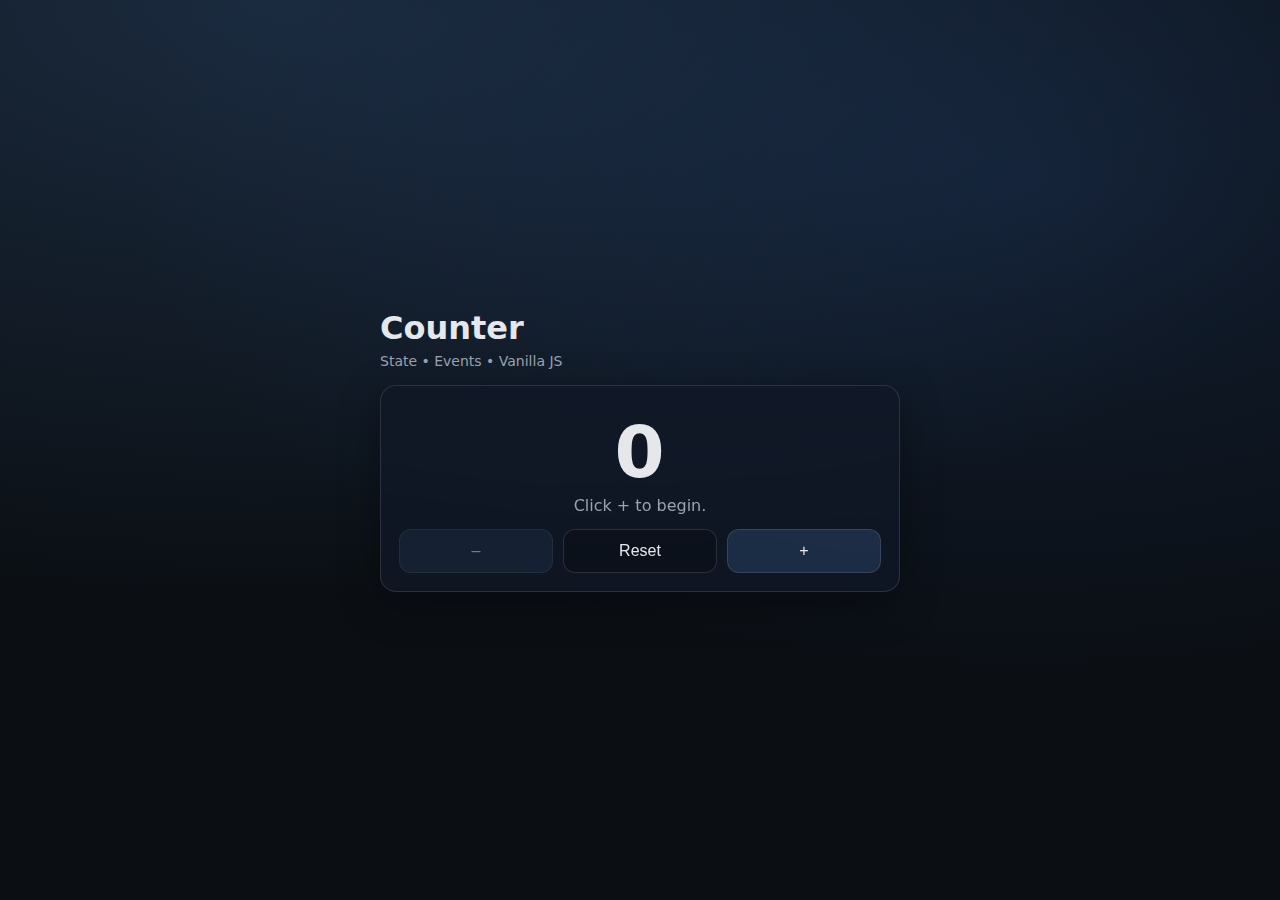
<file: 02-counter app/index.html>
<!doctype html>
<html lang="en">
<head>
  <meta charset="utf-8" />
  <meta name="viewport" content="width=device-width, initial-scale=1" />
  <title>Counter</title>
  <link rel="stylesheet" href="style.css" />
</head>
<body>
  <main class="app">
    <header class="header">
      <h1>Counter</h1>
      <p class="sub">State • Events • Vanilla JS</p>
    </header>

    <section class="card" aria-label="Counter controls">
      <div class="count" id="count" aria-live="polite">0</div>
      <p class="hint" id="hint">Click + to begin.</p>

      <div class="row">
        <button id="decBtn" type="button" aria-label="Decrease">–</button>
        <button id="resetBtn" type="button" class="ghost">Reset</button>
        <button id="incBtn" type="button" aria-label="Increase">+</button>
      </div>
    </section>
  </main>

  <script src="script.js"></script>
</body>
</html>
</file>
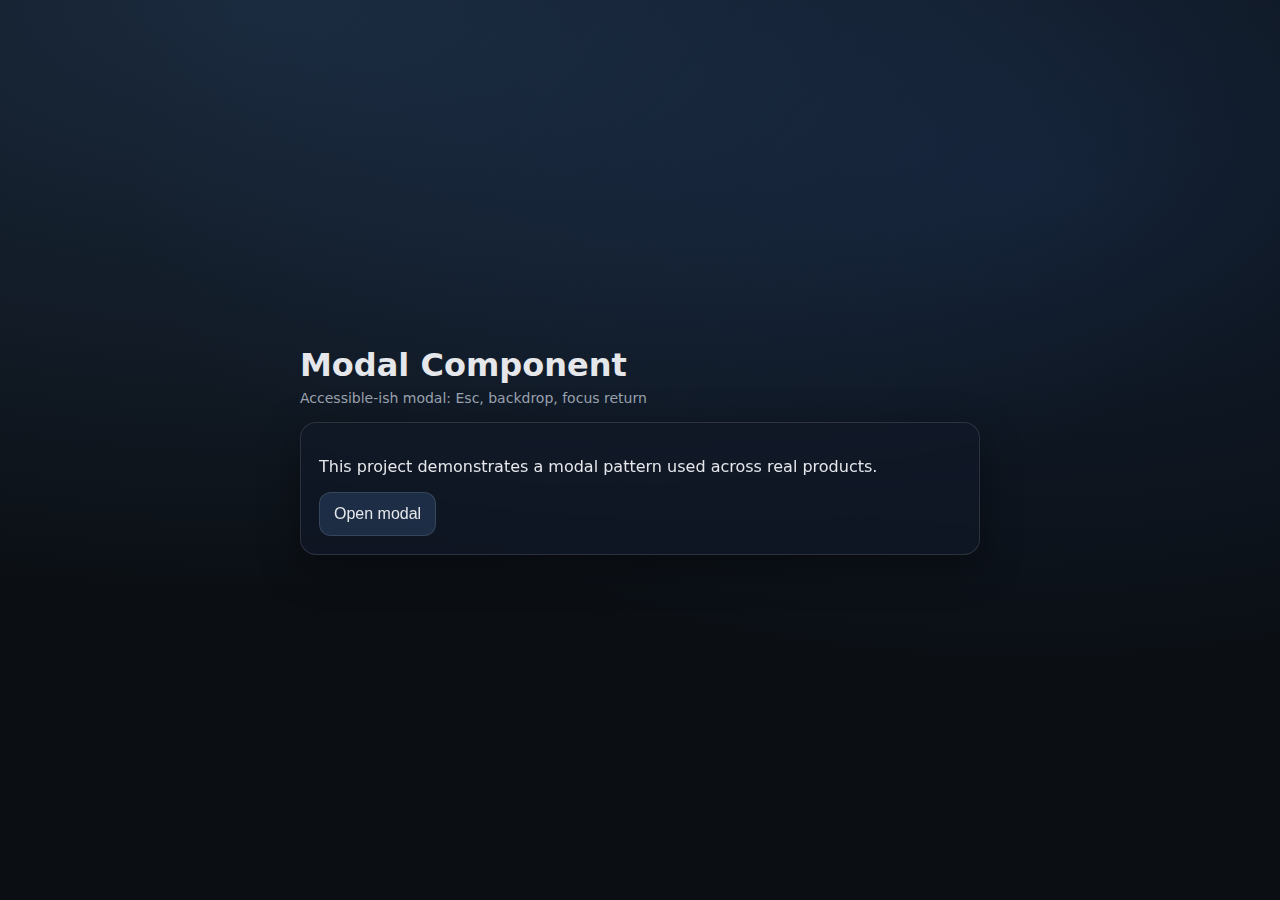
<file: 03-modal-component/index.html>
<!doctype html>
<html lang="en">
<head>
  <meta charset="utf-8" />
  <meta name="viewport" content="width=device-width, initial-scale=1" />
  <title>Modal Component</title>
  <link rel="stylesheet" href="style.css" />
</head>
<body>
  <main class="app">
    <header class="header">
      <h1>Modal Component</h1>
      <p class="sub">Accessible-ish modal: Esc, backdrop, focus return</p>
    </header>

    <section class="card">
      <p>
        This project demonstrates a modal pattern used across real products.
      </p>
      <button id="openModalBtn" type="button">Open modal</button>
    </section>
  </main>

  <!-- Backdrop + Modal -->
  <div id="backdrop" class="backdrop" hidden>
    <section
      id="modal"
      class="modal"
      role="dialog"
      aria-modal="true"
      aria-labelledby="modalTitle"
      aria-describedby="modalDesc"
      tabindex="-1"
    >
      <header class="modal-head">
        <h2 id="modalTitle">Confirm action</h2>
        <button id="closeModalBtn" class="icon-btn" type="button" aria-label="Close">✕</button>
      </header>

      <p id="modalDesc" class="modal-desc">
        This is a reusable modal. It closes on Esc, clicking outside, or the close button.
      </p>

      <div class="modal-actions">
        <button id="primaryBtn" type="button">Confirm</button>
        <button id="secondaryBtn" type="button" class="ghost">Cancel</button>
      </div>
    </section>
  </div>

  <script src="script.js"></script>
</body>
</html>
</file>
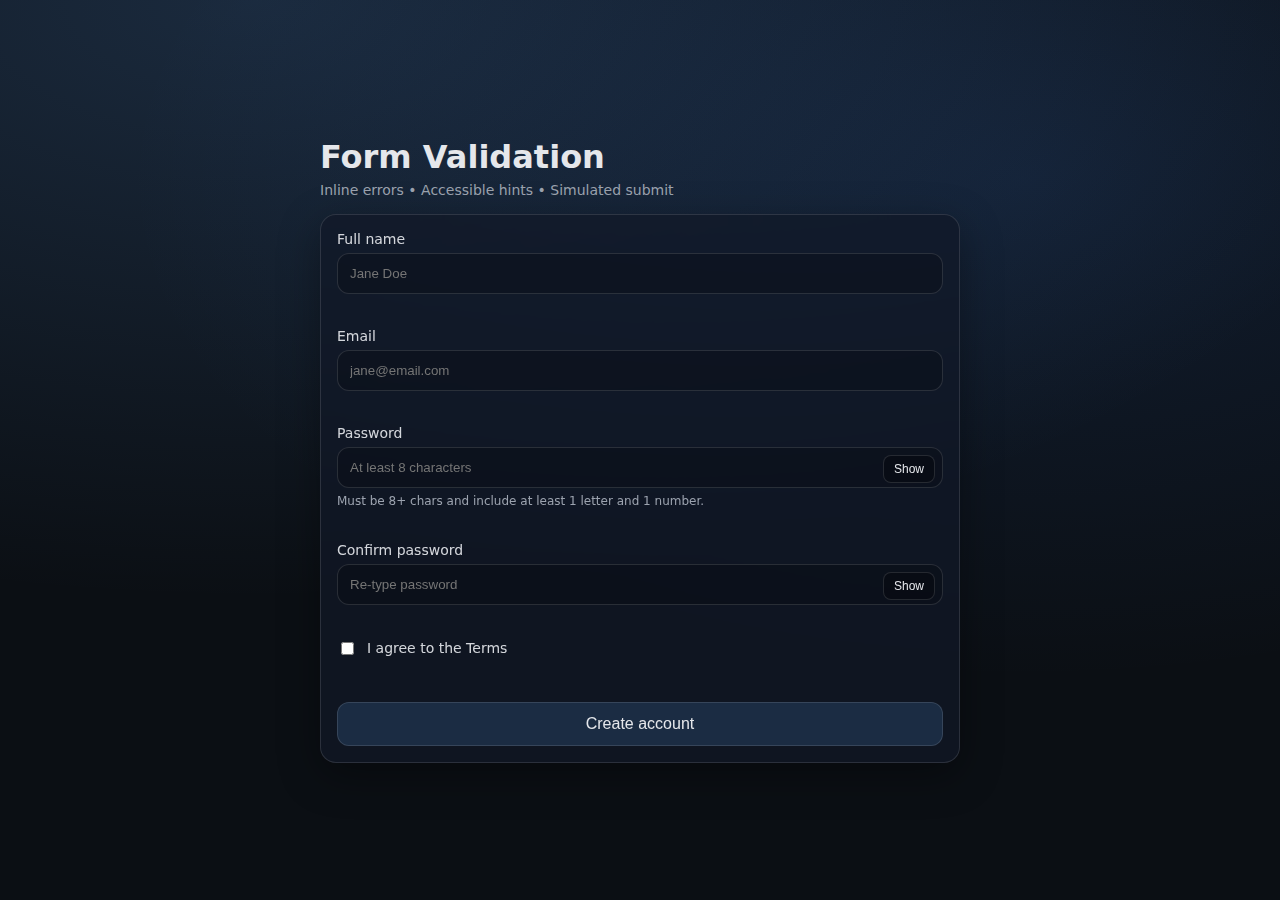
<file: 05-form-validation/index.html>
<!doctype html>
<html lang="en">
<head>
  <meta charset="utf-8" />
  <meta name="viewport" content="width=device-width, initial-scale=1" />
  <title>Form Validation</title>
  <link rel="stylesheet" href="style.css" />
</head>
<body>
  <main class="app">
    <header class="header">
      <h1>Form Validation</h1>
      <p class="sub">Inline errors • Accessible hints • Simulated submit</p>
    </header>

    <section id="banner" class="banner" hidden role="status" aria-live="polite"></section>

    <form id="form" class="card" novalidate>
      <div class="field">
        <label for="name">Full name</label>
        <input id="name" name="name" type="text" placeholder="Jane Doe" />
        <small class="error" id="nameError" aria-live="polite"></small>
      </div>

      <div class="field">
        <label for="email">Email</label>
        <input id="email" name="email" type="email" placeholder="jane@email.com" />
        <small class="error" id="emailError" aria-live="polite"></small>
      </div>

      <div class="field">
  <label for="password">Password</label>

  <div class="password-wrap">
    <input id="password" name="password" type="password" placeholder="At least 8 characters" />
    <button type="button" class="toggle-pass" data-target="password">Show</button>
  </div>

  <small class="hint">Must be 8+ chars and include at least 1 letter and 1 number.</small>
  <small class="error" id="passwordError" aria-live="polite"></small>
</div>

      <div class="field">
  <label for="confirm">Confirm password</label>

  <div class="password-wrap">
    <input id="confirm" name="confirm" type="password" placeholder="Re-type password" />
    <button type="button" class="toggle-pass" data-target="confirm">Show</button>
  </div>

  <small class="error" id="confirmError" aria-live="polite"></small>
</div>


      <label class="check">
        <input id="terms" name="terms" type="checkbox" />
        <span>I agree to the Terms</span>
      </label>
      <small class="error" id="termsError" aria-live="polite"></small>

      <button id="submitBtn" type="submit">Create account</button>
    </form>
  </main>

  <script src="script.js"></script>
</body>
</html>
</file>
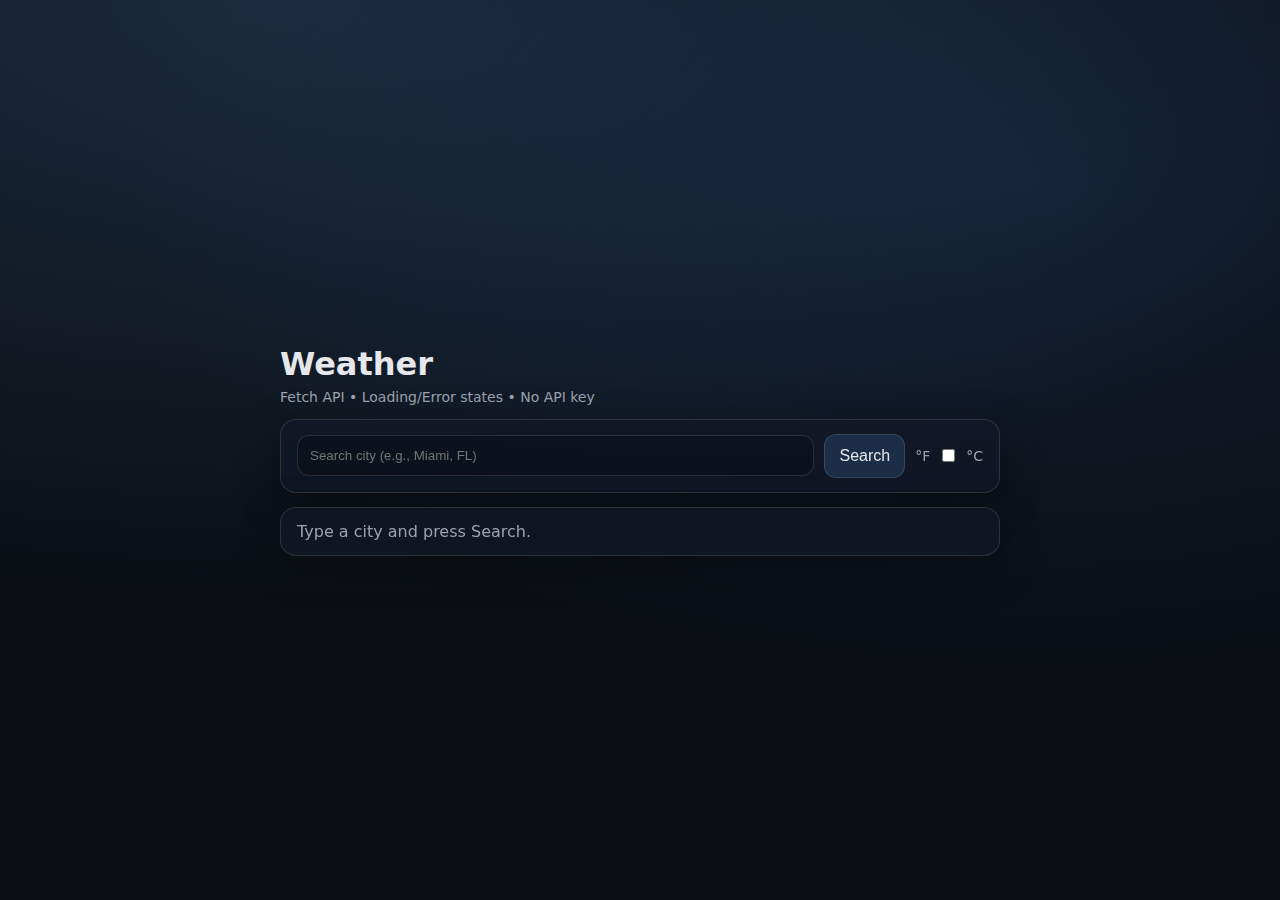
<file: 06-weather-app/index.html>
<!doctype html>
<html lang="en">
<head>
  <meta charset="utf-8" />
  <meta name="viewport" content="width=device-width, initial-scale=1" />
  <title>Weather App</title>
  <link rel="stylesheet" href="style.css" />
</head>
<body>
  <main class="app">
    <header class="header">
      <h1>Weather</h1>
      <p class="sub">Fetch API • Loading/Error states • No API key</p>
    </header>

    <form id="form" class="card form" autocomplete="off">
      <input id="q" type="text" placeholder="Search city (e.g., Miami, FL)" maxlength="80" />
      <button id="searchBtn" type="submit">Search</button>
      <label class="unit">
        <span>°F</span>
        <input id="unitToggle" type="checkbox" />
        <span>°C</span>
      </label>
    </form>

    <section id="panel" class="card panel" aria-live="polite">
      <p class="muted">Type a city and press Search.</p>
    </section>
  </main>

  <script src="script.js"></script>
</body>
</html>
</file>
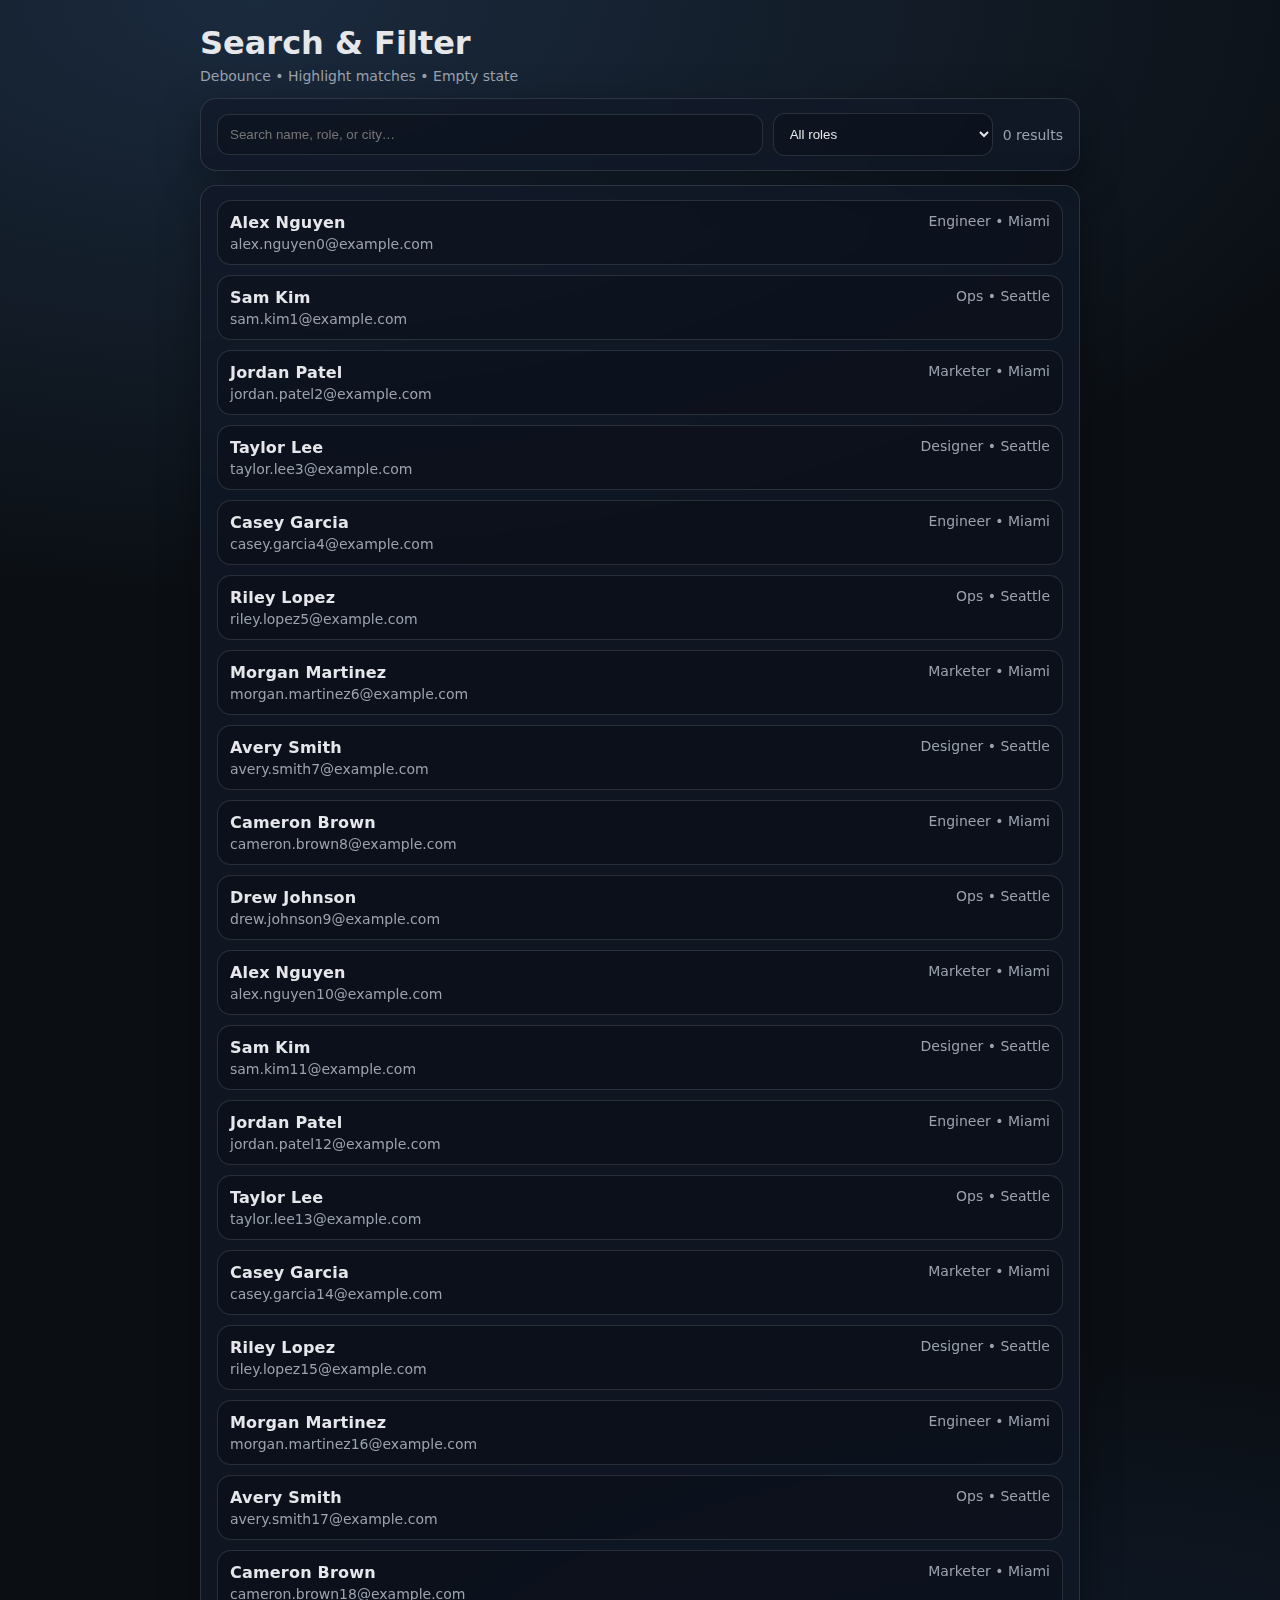
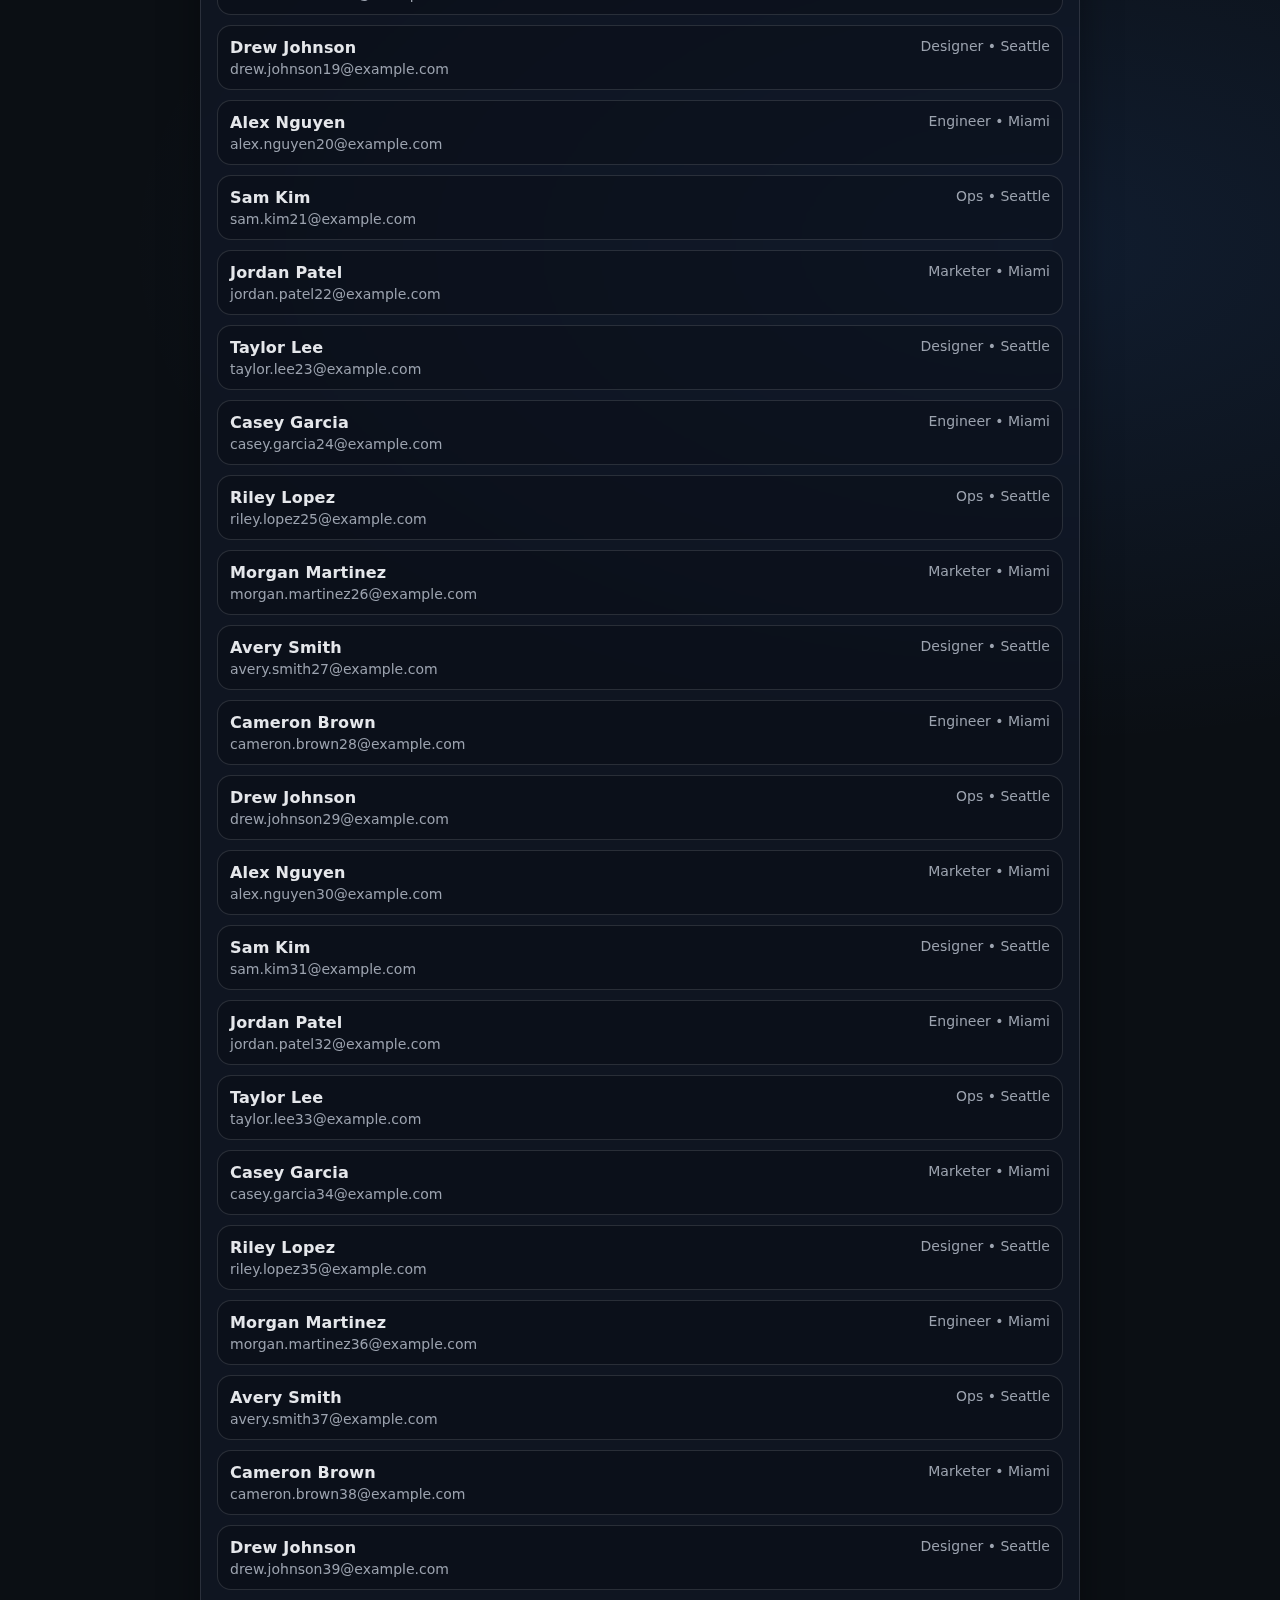
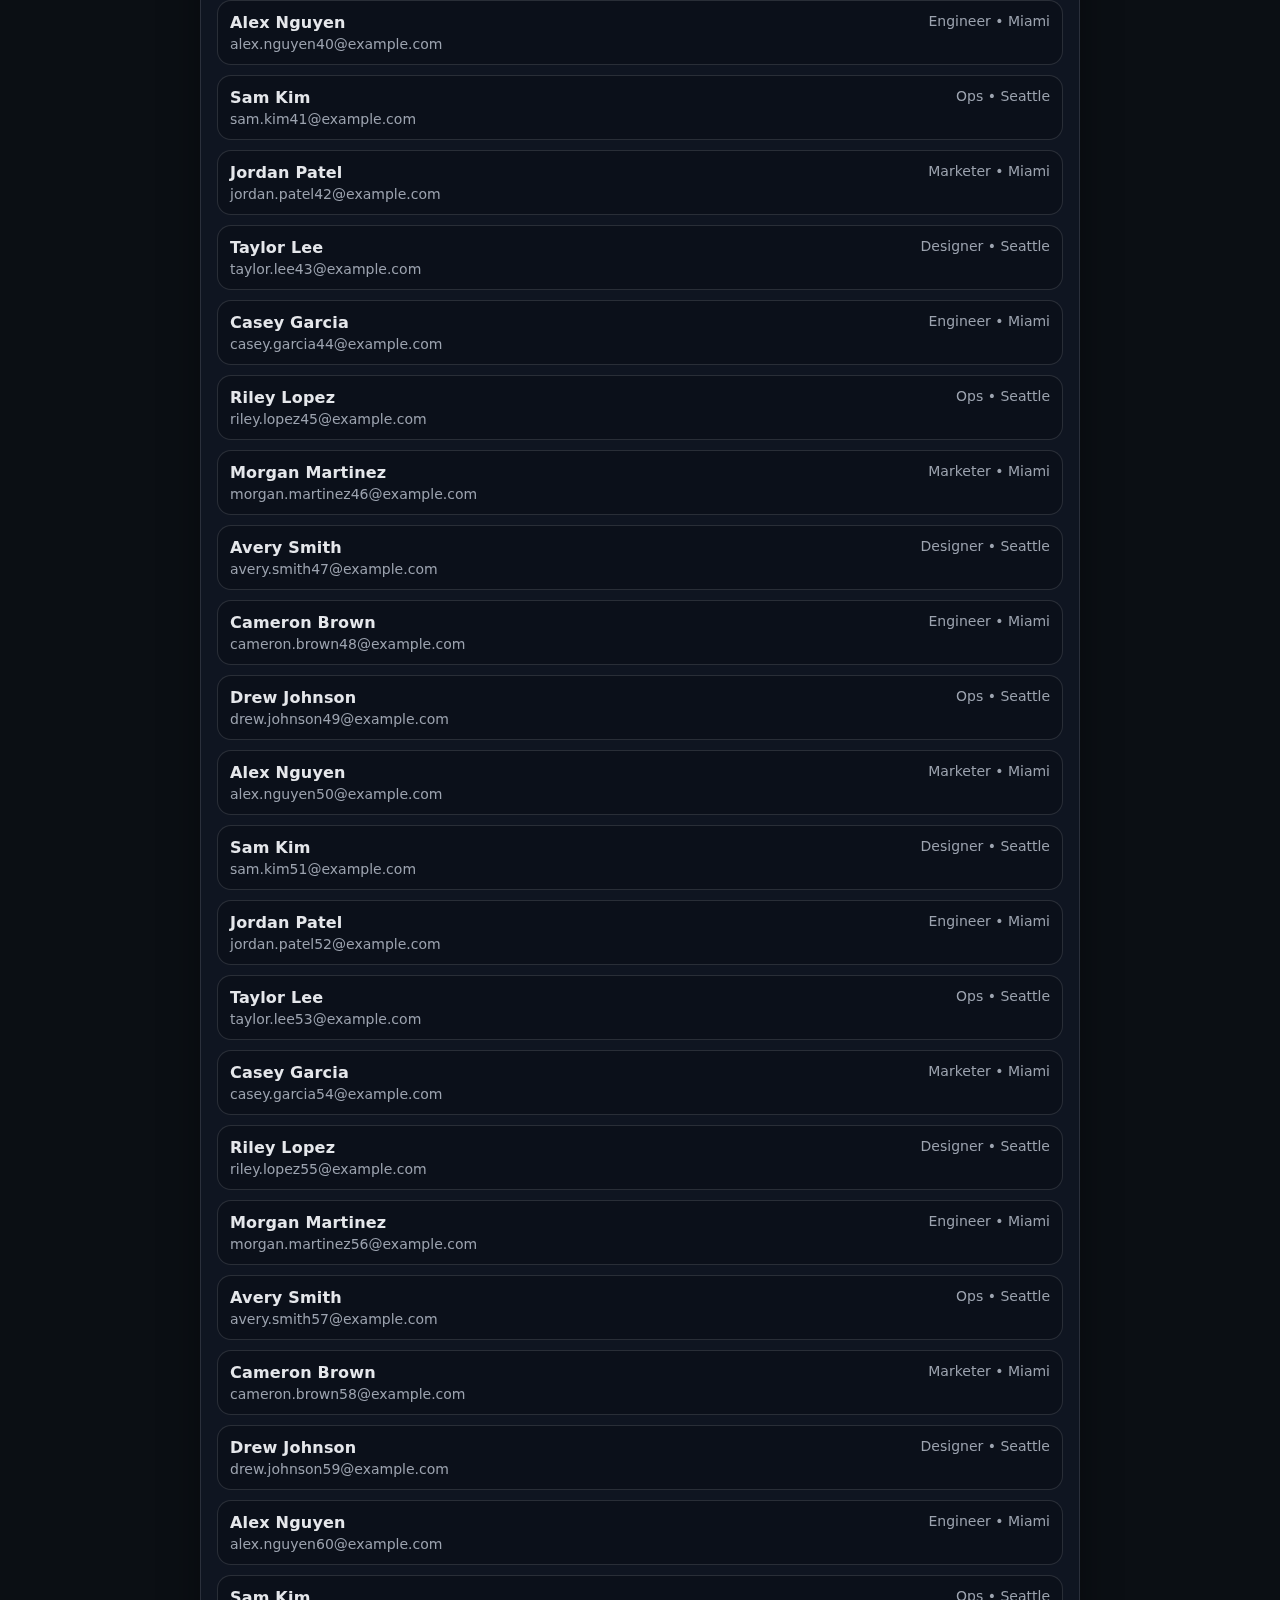
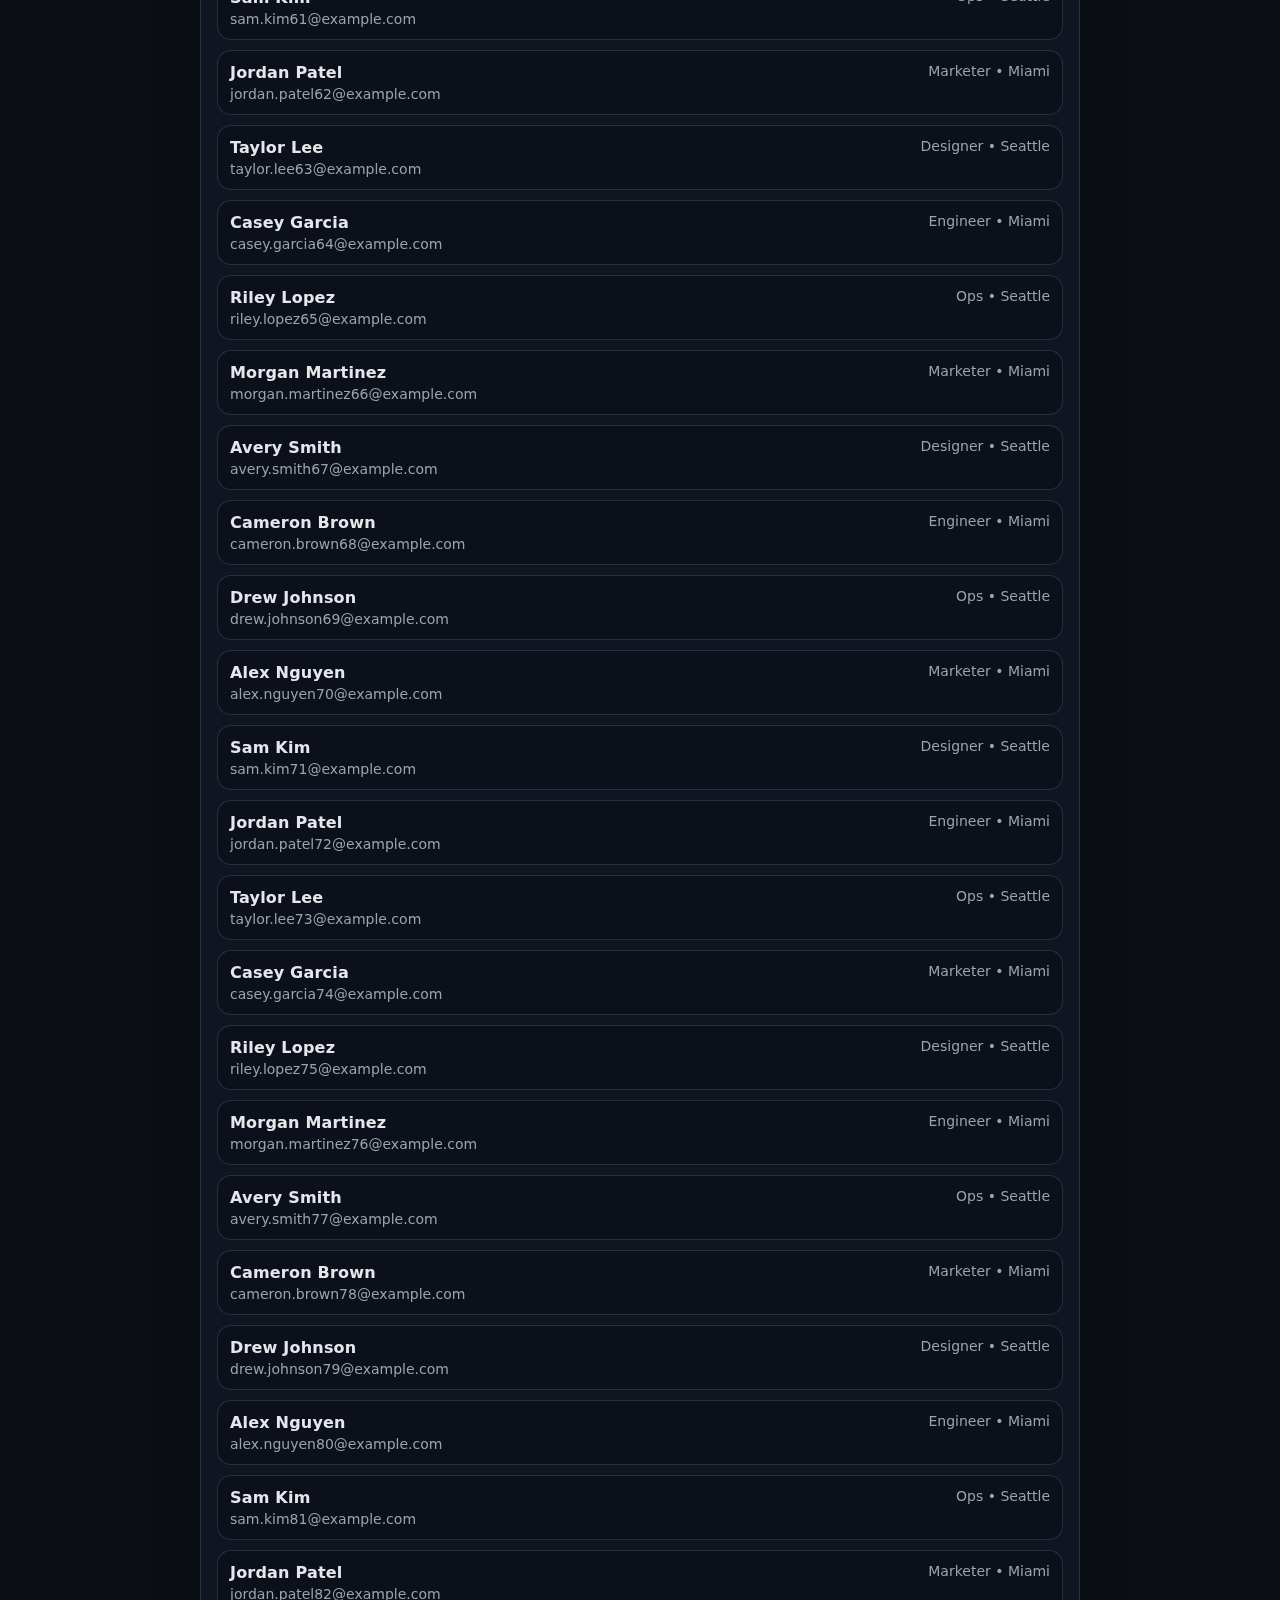
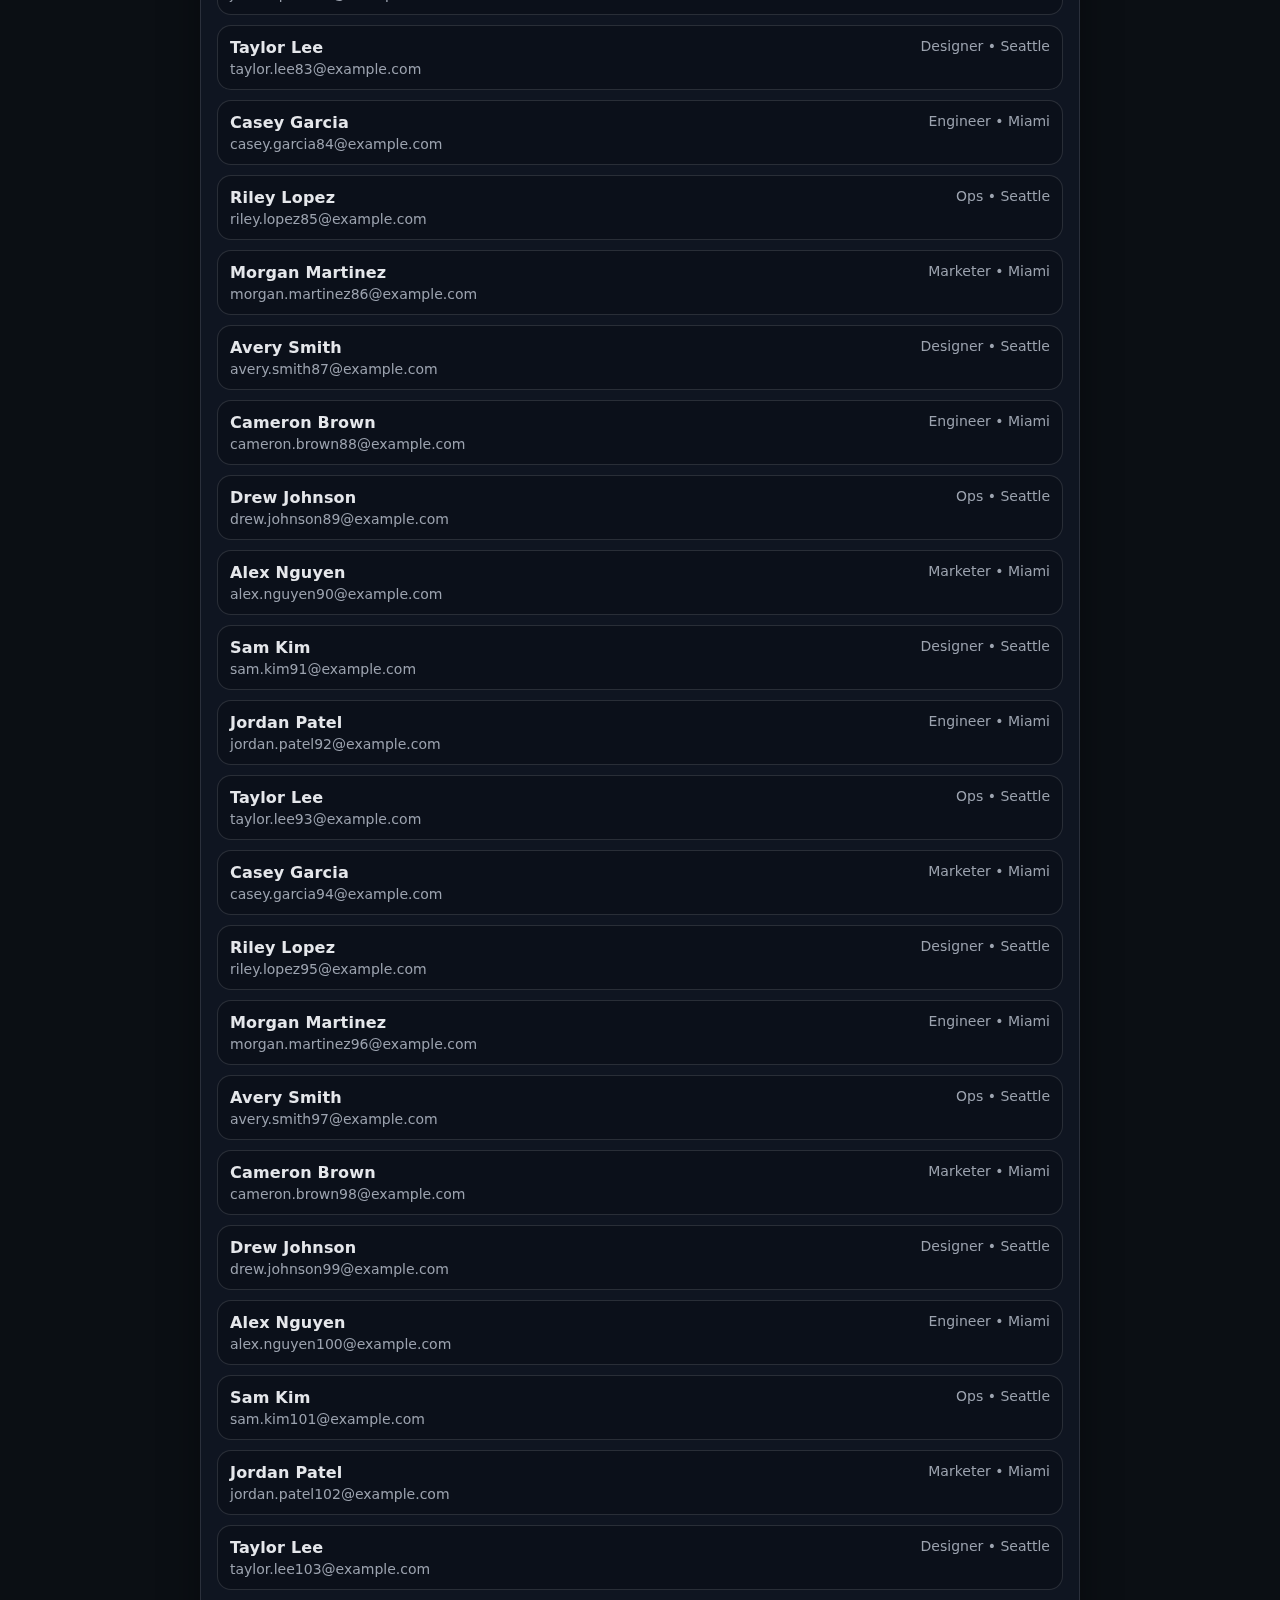
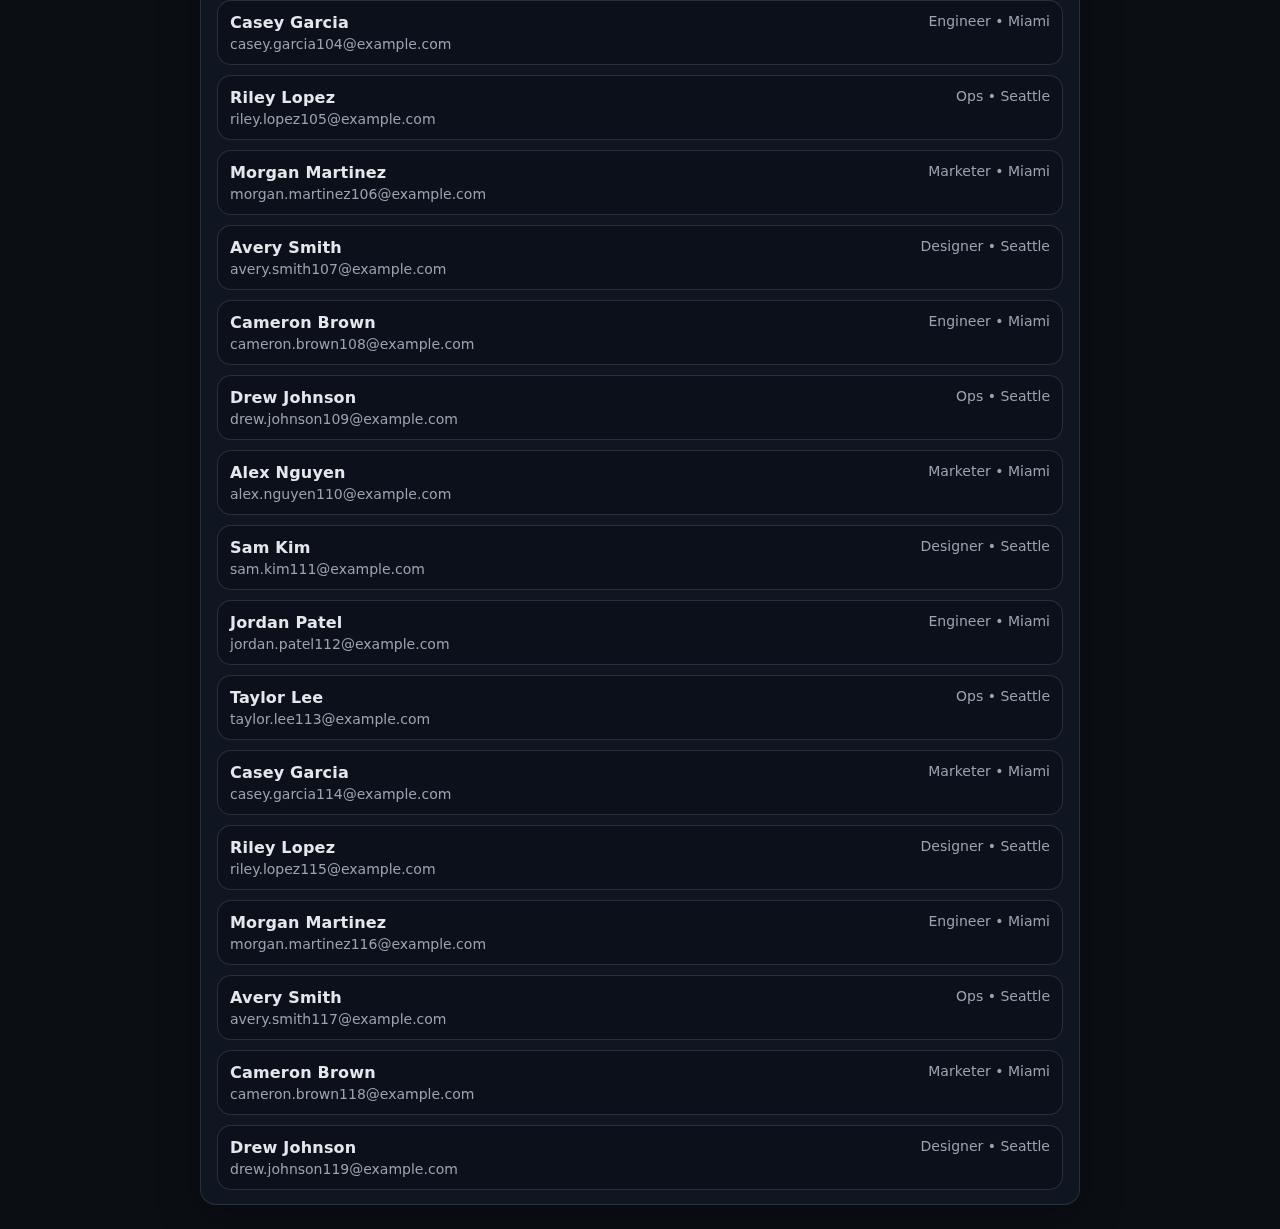
<file: 07-search-filter/index.html>
<!doctype html>
<html lang="en">
<head>
  <meta charset="utf-8" />
  <meta name="viewport" content="width=device-width, initial-scale=1" />
  <title>Search & Filter</title>
  <link rel="stylesheet" href="style.css" />
</head>
<body>
  <main class="app">
    <header class="header">
      <h1>Search & Filter</h1>
      <p class="sub">Debounce • Highlight matches • Empty state</p>
    </header>

    <section class="card controls">
      <input id="q" type="text" placeholder="Search name, role, or city…" maxlength="60" />
      <select id="role">
        <option value="all">All roles</option>
        <option value="Engineer">Engineer</option>
        <option value="Designer">Designer</option>
        <option value="Marketer">Marketer</option>
        <option value="Ops">Ops</option>
      </select>
      <span id="count" class="count">0 results</span>
    </section>

    <section class="card">
      <ul id="list" class="list" aria-live="polite"></ul>
      <p id="empty" class="empty" hidden>No results. Try a different search.</p>
    </section>
  </main>

  <script src="script.js"></script>
</body>
</html>
</file>
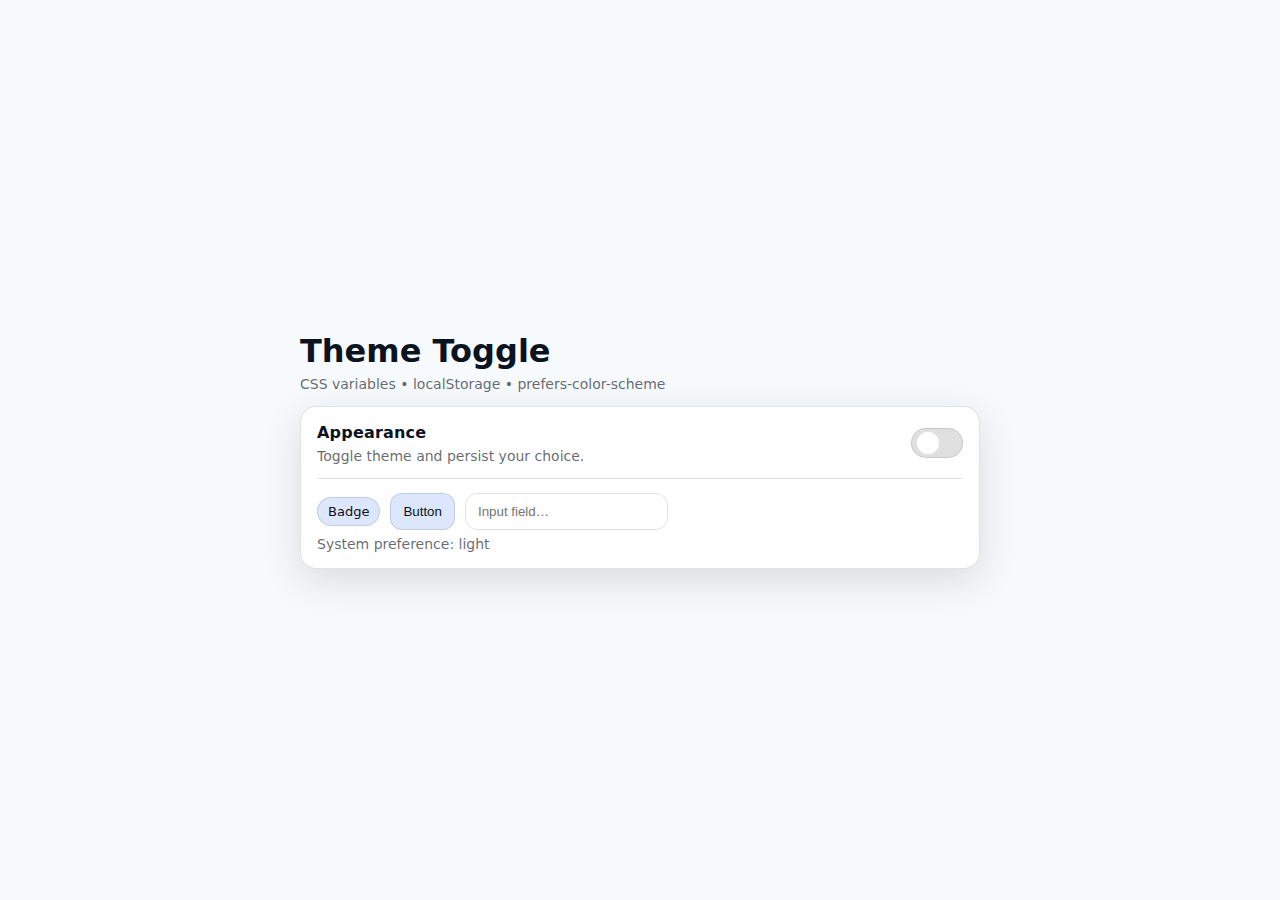
<file: 08-dark-mode-toggle/index.html>
<!doctype html>
<html lang="en">
<head>
  <meta charset="utf-8" />
  <meta name="viewport" content="width=device-width, initial-scale=1" />
  <title>Dark Mode Toggle</title>
  <link rel="stylesheet" href="style.css" />
</head>
<body>
  <main class="app">
    <header class="header">
      <h1>Theme Toggle</h1>
      <p class="sub">CSS variables • localStorage • prefers-color-scheme</p>
    </header>

    <section class="card">
      <div class="row">
        <div>
          <div class="title">Appearance</div>
          <div class="muted">Toggle theme and persist your choice.</div>
        </div>

        <label class="switch" aria-label="Toggle dark mode">
          <input id="themeToggle" type="checkbox" />
          <span class="slider"></span>
        </label>
      </div>

      <hr />

      <div class="demo">
        <div class="pill">Badge</div>
        <button class="btn" type="button">Button</button>
        <input class="input" type="text" placeholder="Input field…" />
      </div>

      <p class="muted" id="statusText"></p>
    </section>
  </main>

  <script src="script.js"></script>
</body>
</html>
</file>
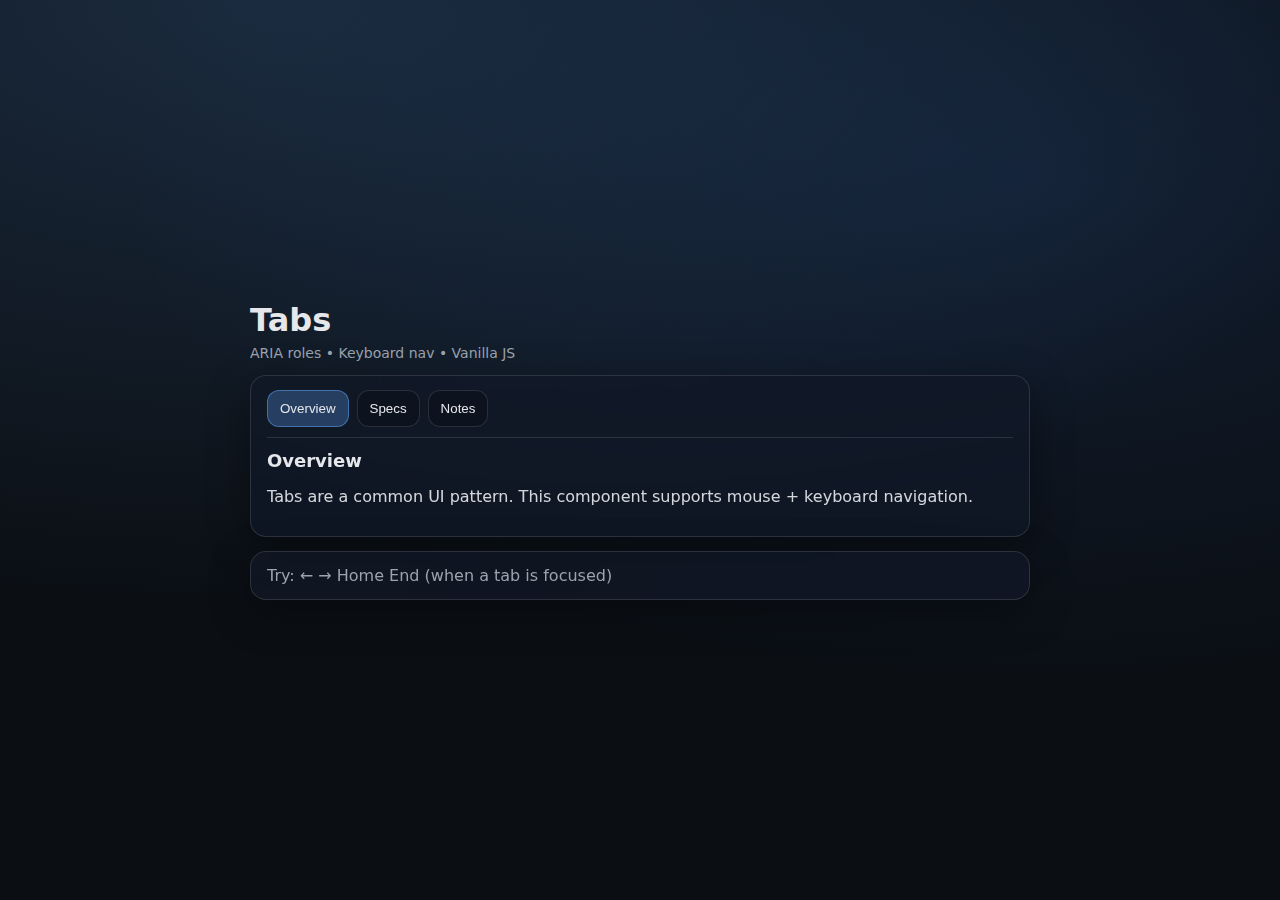
<file: 09-tabs-component/index.html>
<!doctype html>
<html lang="en">
<head>
  <meta charset="utf-8" />
  <meta name="viewport" content="width=device-width, initial-scale=1" />
  <title>Tabs Component</title>
  <link rel="stylesheet" href="style.css" />
</head>
<body>
  <main class="app">
    <header class="header">
      <h1>Tabs</h1>
      <p class="sub">ARIA roles • Keyboard nav • Vanilla JS</p>
    </header>

    <section class="card">
      <div class="tabs" role="tablist" aria-label="Demo tabs">
        <button class="tab" role="tab" aria-selected="true" aria-controls="panel-1" id="tab-1" tabindex="0">
          Overview
        </button>
        <button class="tab" role="tab" aria-selected="false" aria-controls="panel-2" id="tab-2" tabindex="-1">
          Specs
        </button>
        <button class="tab" role="tab" aria-selected="false" aria-controls="panel-3" id="tab-3" tabindex="-1">
          Notes
        </button>
      </div>

      <div class="panels">
        <section class="panel" role="tabpanel" id="panel-1" aria-labelledby="tab-1">
          <h2>Overview</h2>
          <p>Tabs are a common UI pattern. This component supports mouse + keyboard navigation.</p>
        </section>

        <section class="panel" role="tabpanel" id="panel-2" aria-labelledby="tab-2" hidden>
          <h2>Specs</h2>
          <ul>
            <li>Arrow keys switch tabs</li>
            <li>Home/End jump to first/last</li>
            <li>ARIA attributes update correctly</li>
          </ul>
        </section>

        <section class="panel" role="tabpanel" id="panel-3" aria-labelledby="tab-3" hidden>
          <h2>Notes</h2>
          <p>This is “accessible-ish” and covers the most important behaviors recruiters care about.</p>
        </section>
      </div>
    </section>

    <section class="card">
      <p class="muted">Try: ← → Home End (when a tab is focused)</p>
    </section>
  </main>

  <script src="script.js"></script>
</body>
</html>
</file>
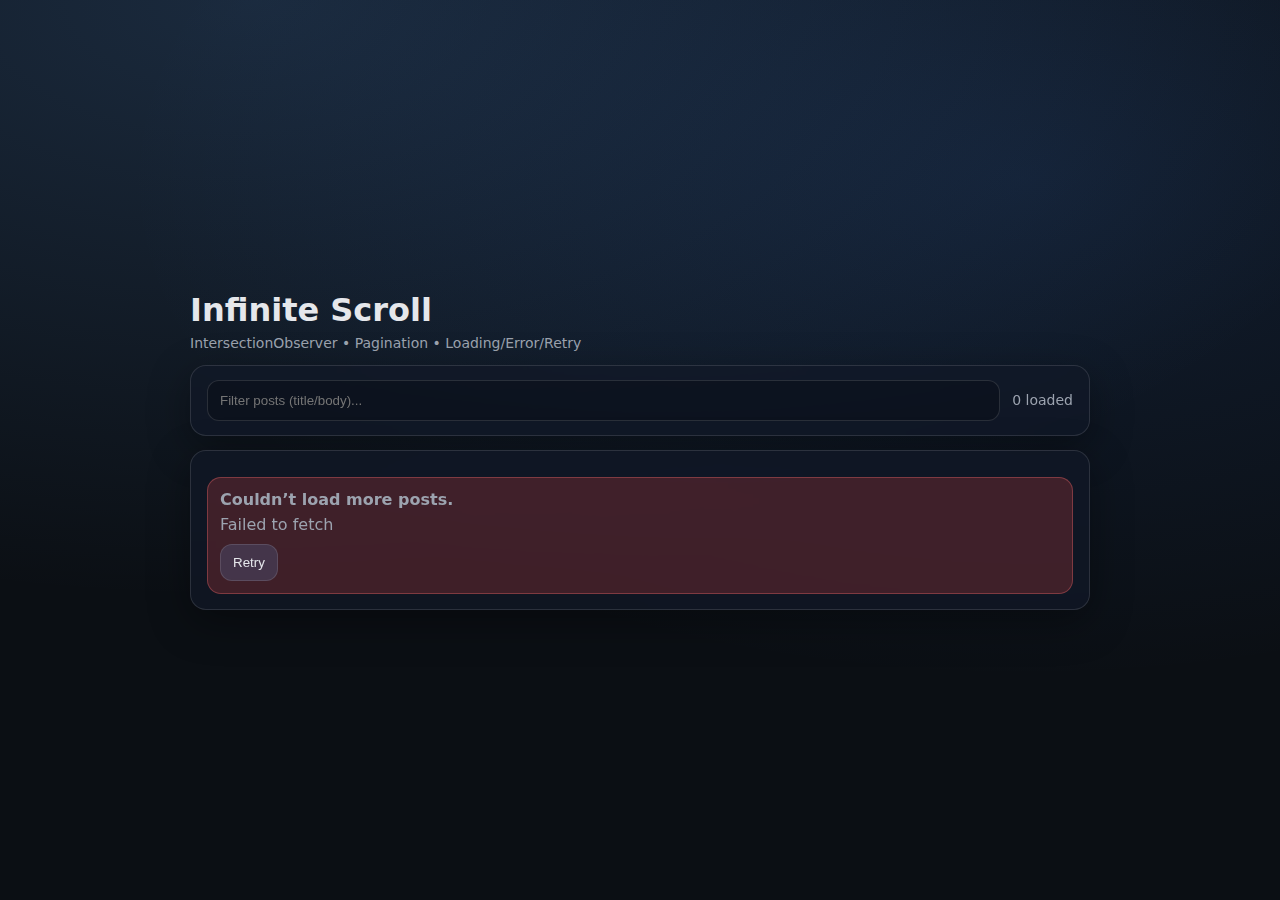
<file: 10-infinite-scroll/index.html>
<!doctype html>
<html lang="en">
<head>
  <meta charset="utf-8" />
  <meta name="viewport" content="width=device-width, initial-scale=1" />
  <title>Infinite Scroll</title>
  <link rel="stylesheet" href="style.css" />
</head>
<body>
  <main class="app">
    <header class="header">
      <h1>Infinite Scroll</h1>
      <p class="sub">IntersectionObserver • Pagination • Loading/Error/Retry</p>
    </header>

    <section class="card controls">
      <input id="q" type="text" placeholder="Filter posts (title/body)..." maxlength="60" />
      <span id="meta" class="meta">0 loaded</span>
    </section>

    <section class="card">
      <ul id="list" class="list" aria-live="polite"></ul>

      <div id="status" class="status" aria-live="polite"></div>

      <!-- Sentinel element for IntersectionObserver -->
      <div id="sentinel" class="sentinel" aria-hidden="true"></div>
    </section>
  </main>

  <script src="script.js"></script>
</body>
</html>
</file>
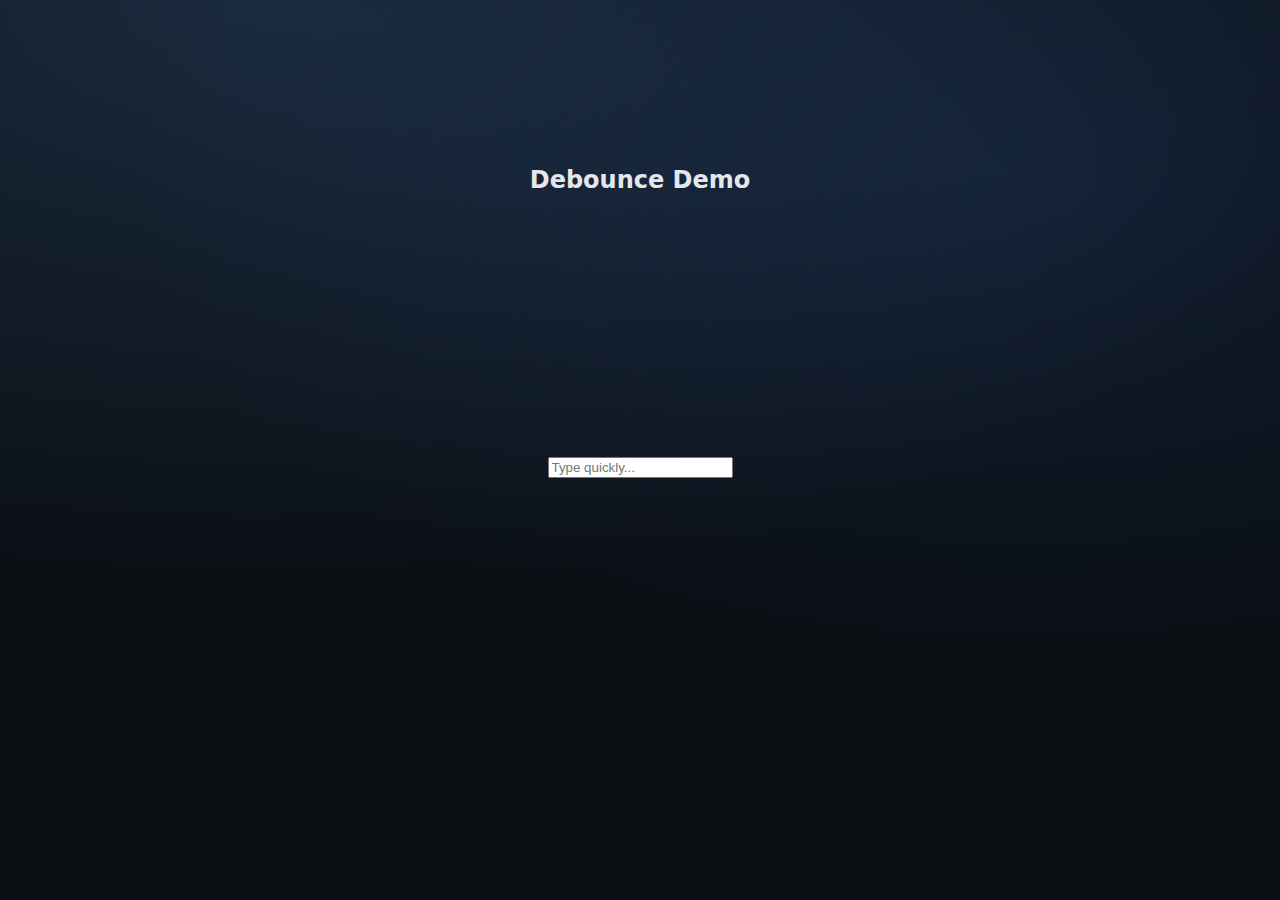
<file: 11-js-deep-debounce/index.html>
<!DOCTYPE html>
<html>
<head>
  <meta charset="utf-8" />
  <meta name="viewport" content="width=device-width, initial-scale=1" />
  <title>Debounce Demo</title>
  <link rel="stylesheet" href="style.css" />
  
</head>
<body>

<h2>Debounce Demo</h2>

<input id="search" placeholder="Type quickly..." />

<p id="log"></p>

<script src="script.js"></script>

</body>
</html>
</file>
<file: 02-counter app/style.css>
:root {
  --bg: #0b0f14;
  --card: rgba(17, 24, 39, 0.72);
  --text: #e5e7eb;
  --muted: #9ca3af;
  --line: rgba(255,255,255,0.12);
  --accent: #60a5fa;
}

* { box-sizing: border-box; }

body {
  margin: 0;
  font-family: system-ui, -apple-system, Segoe UI, Roboto, sans-serif;
  background: radial-gradient(1200px 600px at 20% 0%, rgba(96,165,250,0.18), transparent),
              radial-gradient(900px 500px at 80% 20%, rgba(59,130,246,0.12), transparent),
              var(--bg);
  color: var(--text);
  min-height: 100vh;
  display: grid;
  place-items: center;
  padding: 24px;
}

.app { width: min(520px, 100%); }

.header h1 { margin: 0; }
.sub { margin: 6px 0 0; color: var(--muted); font-size: 14px; }

.card {
  margin-top: 16px;
  background: var(--card);
  border: 1px solid var(--line);
  border-radius: 16px;
  padding: 18px;
  box-shadow: 0 12px 40px rgba(0,0,0,0.35);
  backdrop-filter: blur(10px);
}

.count {
  font-size: 72px;
  font-weight: 700;
  letter-spacing: 1px;
  text-align: center;
  margin: 6px 0 2px;
}

.hint {
  text-align: center;
  margin: 0 0 14px;
  color: var(--muted);
}

.row {
  display: grid;
  grid-template-columns: 1fr 1fr 1fr;
  gap: 10px;
}

button {
  border: 1px solid var(--line);
  background: rgba(96,165,250,0.16);
  color: var(--text);
  padding: 12px 14px;
  border-radius: 12px;
  cursor: pointer;
  font-size: 16px;
}

button:hover { border-color: rgba(96,165,250,0.55); }
button:active { transform: translateY(1px); }

button.ghost {
  background: rgba(0,0,0,0.18);
}
button:disabled {
  opacity: 0.5;
  cursor: not-allowed;
}
</file>
<file: 03-modal-component/style.css>
:root {
  --bg: #0b0f14;
  --card: rgba(17, 24, 39, 0.72);
  --text: #e5e7eb;
  --muted: #9ca3af;
  --line: rgba(255,255,255,0.12);
  --accent: #60a5fa;
}

* { box-sizing: border-box; }

body {
  margin: 0;
  font-family: system-ui, -apple-system, Segoe UI, Roboto, sans-serif;
  background: radial-gradient(1200px 600px at 20% 0%, rgba(96,165,250,0.18), transparent),
              radial-gradient(900px 500px at 80% 20%, rgba(59,130,246,0.12), transparent),
              var(--bg);
  color: var(--text);
  min-height: 100vh;
  display: grid;
  place-items: center;
  padding: 24px;
}

.app { width: min(680px, 100%); }

.header h1 { margin: 0; }
.sub { margin: 6px 0 0; color: var(--muted); font-size: 14px; }

.card {
  margin-top: 16px;
  background: var(--card);
  border: 1px solid var(--line);
  border-radius: 16px;
  padding: 18px;
  box-shadow: 0 12px 40px rgba(0,0,0,0.35);
  backdrop-filter: blur(10px);
}

button {
  border: 1px solid var(--line);
  background: rgba(96,165,250,0.16);
  color: var(--text);
  padding: 12px 14px;
  border-radius: 12px;
  cursor: pointer;
  font-size: 16px;
}
button:hover { border-color: rgba(96,165,250,0.55); }
button:active { transform: translateY(1px); }

button.ghost { background: rgba(0,0,0,0.18); }

.icon-btn {
  background: transparent;
  border: 1px solid transparent;
  padding: 8px 10px;
  border-radius: 10px;
  color: var(--muted);
}
.icon-btn:hover {
  border-color: var(--line);
  color: var(--text);
}

/* Backdrop */
.backdrop {
  position: fixed;
  inset: 0;
  background: rgba(0,0,0,0.55);
  display: grid;
  place-items: center;
  padding: 24px;
}
.backdrop[hidden] {
  display: none !important;
}

/* Modal */
.modal {
  width: min(520px, 100%);
  background: rgba(17, 24, 39, 0.92);
  border: 1px solid var(--line);
  border-radius: 16px;
  box-shadow: 0 18px 60px rgba(0,0,0,0.55);
  padding: 16px;
  outline: none;
}

.modal-head {
  display: flex;
  align-items: center;
  justify-content: space-between;
  gap: 12px;
}

.modal-head h2 { margin: 0; font-size: 18px; }

.modal-desc {
  color: var(--muted);
  line-height: 1.4;
}

.modal-actions {
  display: flex;
  justify-content: flex-end;
  gap: 10px;
  margin-top: 14px;
}
</file>
<file: 05-form-validation/style.css>
:root {
  --bg: #0b0f14;
  --card: rgba(17, 24, 39, 0.72);
  --text: #e5e7eb;
  --muted: #9ca3af;
  --line: rgba(255,255,255,0.12);
  --ok: rgba(34, 197, 94, 0.2);
  --bad: rgba(239, 68, 68, 0.22);
}

* { box-sizing: border-box; }

body {
  margin: 0;
  font-family: system-ui, -apple-system, Segoe UI, Roboto, sans-serif;
  background: radial-gradient(1200px 600px at 20% 0%, rgba(96,165,250,0.18), transparent),
              radial-gradient(900px 500px at 80% 20%, rgba(59,130,246,0.12), transparent),
              var(--bg);
  color: var(--text);
  min-height: 100vh;
  display: grid;
  place-items: center;
  padding: 24px;
}

.app { width: min(640px, 100%); }

.header h1 { margin: 0; }
.sub { margin: 6px 0 0; color: var(--muted); font-size: 14px; }

.card {
  margin-top: 16px;
  background: var(--card);
  border: 1px solid var(--line);
  border-radius: 16px;
  padding: 16px;
  box-shadow: 0 12px 40px rgba(0,0,0,0.35);
  backdrop-filter: blur(10px);
  display: grid;
  gap: 12px;
}

.field { display: grid; gap: 6px; }

label { font-size: 14px; color: rgba(229,231,235,0.92); }

input[type="text"],
input[type="email"],
input[type="password"] {
  width: 100%;
  border-radius: 12px;
  border: 1px solid var(--line);
  background: rgba(0,0,0,0.2);
  color: var(--text);
  padding: 12px 12px;
  outline: none;
}

input:focus {
  border-color: rgba(96,165,250,0.55);
  box-shadow: 0 0 0 4px rgba(96,165,250,0.15);
}

.hint {
  color: var(--muted);
  font-size: 12px;
}

.error {
  min-height: 16px;
  color: rgba(248, 113, 113, 0.95);
  font-size: 12px;
}

.check {
  display: flex;
  align-items: center;
  gap: 10px;
  user-select: none;
}

button {
  border: 1px solid var(--line);
  background: rgba(96,165,250,0.16);
  color: var(--text);
  padding: 12px 14px;
  border-radius: 12px;
  cursor: pointer;
  font-size: 16px;
  margin-top: 4px;
}

button:hover { border-color: rgba(96,165,250,0.55); }
button:active { transform: translateY(1px); }
button:disabled { opacity: 0.55; cursor: not-allowed; }

/* Validation states */
.is-invalid {
  border-color: rgba(248, 113, 113, 0.65) !important;
  box-shadow: 0 0 0 4px var(--bad) !important;
}

.banner {
  margin-top: 14px;
  padding: 12px 14px;
  border-radius: 14px;
  border: 1px solid var(--line);
  background: rgba(34, 197, 94, 0.12);
}

.password-wrap {
  position: relative;
  display: flex;
  align-items: center;
}

.password-wrap input {
  flex: 1;
  padding-right: 80px;
}

.toggle-pass {
  position: absolute;
  right: 8px;
  background: rgba(0,0,0,0.25);
  border: 1px solid var(--line);
  color: var(--text);
  padding: 6px 10px;
  border-radius: 8px;
  font-size: 12px;
  cursor: pointer;
}
</file>
<file: 06-weather-app/style.css>
:root {
  --bg: #0b0f14;
  --card: rgba(17, 24, 39, 0.72);
  --text: #e5e7eb;
  --muted: #9ca3af;
  --line: rgba(255,255,255,0.12);
  --bad: rgba(239, 68, 68, 0.22);
}

* { box-sizing: border-box; }

body {
  margin: 0;
  font-family: system-ui, -apple-system, Segoe UI, Roboto, sans-serif;
  background: radial-gradient(1200px 600px at 20% 0%, rgba(96,165,250,0.18), transparent),
              radial-gradient(900px 500px at 80% 20%, rgba(59,130,246,0.12), transparent),
              var(--bg);
  color: var(--text);
  min-height: 100vh;
  display: grid;
  place-items: center;
  padding: 24px;
}

.app { width: min(720px, 100%); }
.header h1 { margin: 0; }
.sub { margin: 6px 0 0; color: var(--muted); font-size: 14px; }

.card {
  margin-top: 14px;
  background: var(--card);
  border: 1px solid var(--line);
  border-radius: 16px;
  padding: 14px 16px;
  box-shadow: 0 12px 40px rgba(0,0,0,0.35);
  backdrop-filter: blur(10px);
}

.form {
  display: grid;
  grid-template-columns: 1fr auto auto;
  gap: 10px;
  align-items: center;
}

input[type="text"] {
  width: 100%;
  border-radius: 12px;
  border: 1px solid var(--line);
  background: rgba(0,0,0,0.2);
  color: var(--text);
  padding: 12px 12px;
  outline: none;
}

input[type="text"]:focus {
  border-color: rgba(96,165,250,0.55);
  box-shadow: 0 0 0 4px rgba(96,165,250,0.15);
}

button {
  border: 1px solid var(--line);
  background: rgba(96,165,250,0.16);
  color: var(--text);
  padding: 12px 14px;
  border-radius: 12px;
  cursor: pointer;
  font-size: 16px;
}
button:hover { border-color: rgba(96,165,250,0.55); }
button:active { transform: translateY(1px); }
button:disabled { opacity: 0.55; cursor: not-allowed; }

.unit {
  display: flex;
  align-items: center;
  gap: 8px;
  color: var(--muted);
  font-size: 14px;
  user-select: none;
}

.panel .muted { color: var(--muted); margin: 0; }

.row {
  display: flex;
  justify-content: space-between;
  gap: 12px;
  flex-wrap: wrap;
}

.big {
  font-size: 52px;
  font-weight: 750;
  letter-spacing: 0.6px;
  margin: 6px 0 0;
}

.kv {
  display: grid;
  gap: 6px;
  margin-top: 10px;
  color: var(--muted);
  font-size: 14px;
}

.badge {
  display: inline-block;
  padding: 6px 10px;
  border-radius: 999px;
  border: 1px solid var(--line);
  background: rgba(0,0,0,0.18);
  color: var(--text);
  font-size: 13px;
}

.errorBox {
  border: 1px solid rgba(248, 113, 113, 0.35);
  background: var(--bad);
  border-radius: 14px;
  padding: 12px 12px;
}
</file>
<file: 07-search-filter/style.css>
:root {
  --bg: #0b0f14;
  --card: rgba(17, 24, 39, 0.72);
  --text: #e5e7eb;
  --muted: #9ca3af;
  --line: rgba(255,255,255,0.12);
  --hl: rgba(96,165,250,0.28);
}

* { box-sizing: border-box; }

body {
  margin: 0;
  font-family: system-ui, -apple-system, Segoe UI, Roboto, sans-serif;
  background: radial-gradient(1200px 600px at 20% 0%, rgba(96,165,250,0.18), transparent),
              radial-gradient(900px 500px at 80% 20%, rgba(59,130,246,0.12), transparent),
              var(--bg);
  color: var(--text);
  min-height: 100vh;
  display: grid;
  place-items: center;
  padding: 24px;
}

.app { width: min(880px, 100%); }
.header h1 { margin: 0; }
.sub { margin: 6px 0 0; color: var(--muted); font-size: 14px; }

.card {
  margin-top: 14px;
  background: var(--card);
  border: 1px solid var(--line);
  border-radius: 16px;
  padding: 14px 16px;
  box-shadow: 0 12px 40px rgba(0,0,0,0.35);
  backdrop-filter: blur(10px);
}

.controls {
  display: grid;
  grid-template-columns: 1fr 220px auto;
  gap: 10px;
  align-items: center;
}

input, select {
  border-radius: 12px;
  border: 1px solid var(--line);
  background: rgba(0,0,0,0.2);
  color: var(--text);
  padding: 12px 12px;
  outline: none;
}

input:focus, select:focus {
  border-color: rgba(96,165,250,0.55);
  box-shadow: 0 0 0 4px rgba(96,165,250,0.15);
}

.count { color: var(--muted); font-size: 14px; }

.list {
  list-style: none;
  padding: 0;
  margin: 0;
  display: grid;
  gap: 10px;
}

.item {
  border: 1px solid var(--line);
  border-radius: 14px;
  padding: 12px 12px;
  background: rgba(0,0,0,0.18);
  display: grid;
  gap: 4px;
}

.top {
  display: flex;
  justify-content: space-between;
  gap: 10px;
  flex-wrap: wrap;
}

.name { font-weight: 650; letter-spacing: 0.2px; }
.meta { color: var(--muted); font-size: 14px; }

.hl {
  background: var(--hl);
  border-radius: 6px;
  padding: 0 2px;
}

.empty {
  margin: 12px 0 0;
  color: var(--muted);
}
</file>
<file: 08-dark-mode-toggle/style.css>
/* Theme tokens */
:root {
  --bg: #f7fafc;
  --card: #ffffff;
  --text: #0b1220;
  --muted: rgba(11, 18, 32, 0.65);
  --line: rgba(11, 18, 32, 0.12);
  --accent: rgba(37, 99, 235, 0.16);
}

:root[data-theme="dark"] {
  --bg: #0b0f14;
  --card: rgba(17, 24, 39, 0.78);
  --text: #e5e7eb;
  --muted: rgba(229,231,235,0.65);
  --line: rgba(255,255,255,0.12);
  --accent: rgba(96,165,250,0.18);
}

* { box-sizing: border-box; }

body {
  margin: 0;
  font-family: system-ui, -apple-system, Segoe UI, Roboto, sans-serif;
  background: var(--bg);
  color: var(--text);
  min-height: 100vh;
  display: grid;
  place-items: center;
  padding: 24px;
}

.app { width: min(680px, 100%); }

.header h1 { margin: 0; }
.sub { margin: 6px 0 0; color: var(--muted); font-size: 14px; }

.card {
  margin-top: 14px;
  background: var(--card);
  border: 1px solid var(--line);
  border-radius: 16px;
  padding: 16px;
  box-shadow: 0 12px 40px rgba(0,0,0,0.12);
}

.row {
  display: flex;
  align-items: center;
  justify-content: space-between;
  gap: 12px;
}

.title { font-weight: 650; letter-spacing: 0.2px; }
.muted { color: var(--muted); margin: 6px 0 0; font-size: 14px; }

hr {
  border: none;
  border-top: 1px solid var(--line);
  margin: 14px 0;
}

.demo {
  display: flex;
  gap: 10px;
  flex-wrap: wrap;
  align-items: center;
}

.pill {
  border: 1px solid var(--line);
  background: var(--accent);
  padding: 6px 10px;
  border-radius: 999px;
  font-size: 13px;
}

.btn {
  border: 1px solid var(--line);
  background: var(--accent);
  color: var(--text);
  padding: 10px 12px;
  border-radius: 12px;
  cursor: pointer;
}
.btn:hover { filter: brightness(1.05); }

.input {
  border: 1px solid var(--line);
  background: transparent;
  color: var(--text);
  padding: 10px 12px;
  border-radius: 12px;
  outline: none;
}
.input:focus {
  box-shadow: 0 0 0 4px rgba(37, 99, 235, 0.12);
}

/* Switch */
.switch {
  position: relative;
  width: 52px;
  height: 30px;
  display: inline-block;
}

.switch input { display: none; }

.slider {
  position: absolute;
  inset: 0;
  background: rgba(0,0,0,0.12);
  border: 1px solid var(--line);
  border-radius: 999px;
  cursor: pointer;
  transition: 180ms;
}

.slider::after {
  content: "";
  position: absolute;
  top: 50%;
  left: 4px;
  transform: translateY(-50%);
  width: 22px;
  height: 22px;
  border-radius: 999px;
  background: var(--card);
  border: 1px solid var(--line);
  transition: 180ms;
}

:root[data-theme="dark"] .slider { background: rgba(96,165,250,0.18); }

.switch input:checked + .slider::after {
  left: 26px;
}
</file>
<file: 09-tabs-component/style.css>
:root {
  --bg: #0b0f14;
  --card: rgba(17, 24, 39, 0.72);
  --text: #e5e7eb;
  --muted: #9ca3af;
  --line: rgba(255,255,255,0.12);
  --accent: rgba(96,165,250,0.28);
}

* { box-sizing: border-box; }

body {
  margin: 0;
  font-family: system-ui, -apple-system, Segoe UI, Roboto, sans-serif;
  background: radial-gradient(1200px 600px at 20% 0%, rgba(96,165,250,0.18), transparent),
              radial-gradient(900px 500px at 80% 20%, rgba(59,130,246,0.12), transparent),
              var(--bg);
  color: var(--text);
  min-height: 100vh;
  display: grid;
  place-items: center;
  padding: 24px;
}

.app { width: min(780px, 100%); }
.header h1 { margin: 0; }
.sub { margin: 6px 0 0; color: var(--muted); font-size: 14px; }

.card {
  margin-top: 14px;
  background: var(--card);
  border: 1px solid var(--line);
  border-radius: 16px;
  padding: 14px 16px;
  box-shadow: 0 12px 40px rgba(0,0,0,0.35);
  backdrop-filter: blur(10px);
}

.muted { color: var(--muted); margin: 0; }

.tabs {
  display: flex;
  gap: 8px;
  flex-wrap: wrap;
  padding-bottom: 10px;
  border-bottom: 1px solid var(--line);
}

.tab {
  border: 1px solid var(--line);
  background: rgba(0,0,0,0.18);
  color: var(--text);
  padding: 10px 12px;
  border-radius: 12px;
  cursor: pointer;
}

.tab[aria-selected="true"] {
  background: var(--accent);
  border-color: rgba(96,165,250,0.5);
}

.tab:focus {
  outline: none;
  box-shadow: 0 0 0 4px rgba(96,165,250,0.15);
  border-color: rgba(96,165,250,0.55);
}

.panels { padding-top: 12px; }

.panel h2 { margin: 0 0 8px; font-size: 18px; }
.panel p, .panel li { color: rgba(229,231,235,0.92); }
</file>
<file: 10-infinite-scroll/style.css>
:root {
  --bg: #0b0f14;
  --card: rgba(17, 24, 39, 0.72);
  --text: #e5e7eb;
  --muted: #9ca3af;
  --line: rgba(255,255,255,0.12);
  --bad: rgba(239, 68, 68, 0.22);
  --accent: rgba(96,165,250,0.28);
}

* { box-sizing: border-box; }

body {
  margin: 0;
  font-family: system-ui, -apple-system, Segoe UI, Roboto, sans-serif;
  background: radial-gradient(1200px 600px at 20% 0%, rgba(96,165,250,0.18), transparent),
              radial-gradient(900px 500px at 80% 20%, rgba(59,130,246,0.12), transparent),
              var(--bg);
  color: var(--text);
  min-height: 100vh;
  display: grid;
  place-items: center;
  padding: 24px;
}

.app { width: min(900px, 100%); }
.header h1 { margin: 0; }
.sub { margin: 6px 0 0; color: var(--muted); font-size: 14px; }

.card {
  margin-top: 14px;
  background: var(--card);
  border: 1px solid var(--line);
  border-radius: 16px;
  padding: 14px 16px;
  box-shadow: 0 12px 40px rgba(0,0,0,0.35);
  backdrop-filter: blur(10px);
}

.controls {
  display: flex;
  gap: 12px;
  align-items: center;
  justify-content: space-between;
  flex-wrap: wrap;
}

input[type="text"] {
  flex: 1;
  min-width: 220px;
  border-radius: 12px;
  border: 1px solid var(--line);
  background: rgba(0,0,0,0.2);
  color: var(--text);
  padding: 12px 12px;
  outline: none;
}

input[type="text"]:focus {
  border-color: rgba(96,165,250,0.55);
  box-shadow: 0 0 0 4px rgba(96,165,250,0.15);
}

.meta { color: var(--muted); font-size: 14px; }

.list {
  list-style: none;
  padding: 0;
  margin: 0;
  display: grid;
  gap: 10px;
}

.item {
  border: 1px solid var(--line);
  border-radius: 14px;
  padding: 12px 12px;
  background: rgba(0,0,0,0.18);
}

.title {
  margin: 0;
  font-weight: 700;
  letter-spacing: 0.2px;
}

.body {
  margin: 8px 0 0;
  color: rgba(229,231,235,0.9);
  line-height: 1.35;
}

.status {
  margin-top: 12px;
  color: var(--muted);
  display: grid;
  gap: 8px;
}

.spinner {
  display: inline-flex;
  align-items: center;
  gap: 10px;
}

.dot {
  width: 8px;
  height: 8px;
  border-radius: 999px;
  background: rgba(96,165,250,0.55);
  animation: bounce 900ms infinite ease-in-out;
}

.dot:nth-child(2) { animation-delay: 120ms; }
.dot:nth-child(3) { animation-delay: 240ms; }

@keyframes bounce {
  0%, 80%, 100% { transform: translateY(0); opacity: 0.55; }
  40% { transform: translateY(-6px); opacity: 1; }
}

.errorBox {
  border: 1px solid rgba(248, 113, 113, 0.35);
  background: var(--bad);
  border-radius: 14px;
  padding: 12px 12px;
}

button {
  border: 1px solid var(--line);
  background: rgba(96,165,250,0.16);
  color: var(--text);
  padding: 10px 12px;
  border-radius: 12px;
  cursor: pointer;
  width: fit-content;
}

button:hover { border-color: rgba(96,165,250,0.55); }

.sentinel {
  height: 1px;
}
</file>
<file: 11-js-deep-debounce/style.css>
:root {
  --bg: #0b0f14;
  --card: rgba(17, 24, 39, 0.72);
  --text: #e5e7eb;
  --muted: #9ca3af;
  --line: rgba(255,255,255,0.12);
  --bad: rgba(239, 68, 68, 0.22);
  --accent: rgba(96,165,250,0.28);
}

* { box-sizing: border-box; }

body {
  margin: 0;
  font-family: system-ui, -apple-system, Segoe UI, Roboto, sans-serif;
  background: radial-gradient(1200px 600px at 20% 0%, rgba(96,165,250,0.18), transparent),
              radial-gradient(900px 500px at 80% 20%, rgba(59,130,246,0.12), transparent),
              var(--bg);
  color: var(--text);
  min-height: 100vh;
  display: grid;
  place-items: center;
  padding: 24px;
}

.app { width: min(900px, 100%); }
.header h1 { margin: 0; }
.sub { margin: 6px 0 0; color: var(--muted); font-size: 14px; }

.card {
  margin-top: 14px;
  background: var(--card);
  border: 1px solid var(--line);
  border-radius: 16px;
  padding: 14px 16px;
  box-shadow: 0 12px 40px rgba(0,0,0,0.35);
  backdrop-filter: blur(10px);
}

.controls {
  display: flex;
  gap: 12px;
  align-items: center;
  justify-content: space-between;
  flex-wrap: wrap;
}

input[type="text"] {
  flex: 1;
  min-width: 220px;
  border-radius: 12px;
  border: 1px solid var(--line);
  background: rgba(0,0,0,0.2);
  color: var(--text);
  padding: 12px 12px;
  outline: none;
}

input[type="text"]:focus {
  border-color: rgba(96,165,250,0.55);
  box-shadow: 0 0 0 4px rgba(96,165,250,0.15);
}

.meta { color: var(--muted); font-size: 14px; }

.list {
  list-style: none;
  padding: 0;
  margin: 0;
  display: grid;
  gap: 10px;
}

.item {
  border: 1px solid var(--line);
  border-radius: 14px;
  padding: 12px 12px;
  background: rgba(0,0,0,0.18);
}

.title {
  margin: 0;
  font-weight: 700;
  letter-spacing: 0.2px;
}

.body {
  margin: 8px 0 0;
  color: rgba(229,231,235,0.9);
  line-height: 1.35;
}

.status {
  margin-top: 12px;
  color: var(--muted);
  display: grid;
  gap: 8px;
}

.spinner {
  display: inline-flex;
  align-items: center;
  gap: 10px;
}

.dot {
  width: 8px;
  height: 8px;
  border-radius: 999px;
  background: rgba(96,165,250,0.55);
  animation: bounce 900ms infinite ease-in-out;
}

.dot:nth-child(2) { animation-delay: 120ms; }
.dot:nth-child(3) { animation-delay: 240ms; }

@keyframes bounce {
  0%, 80%, 100% { transform: translateY(0); opacity: 0.55; }
  40% { transform: translateY(-6px); opacity: 1; }
}

.errorBox {
  border: 1px solid rgba(248, 113, 113, 0.35);
  background: var(--bad);
  border-radius: 14px;
  padding: 12px 12px;
}

button {
  border: 1px solid var(--line);
  background: rgba(96,165,250,0.16);
  color: var(--text);
  padding: 10px 12px;
  border-radius: 12px;
  cursor: pointer;
  width: fit-content;
}

button:hover { border-color: rgba(96,165,250,0.55); }

.sentinel {
  height: 1px;
}
</file>
